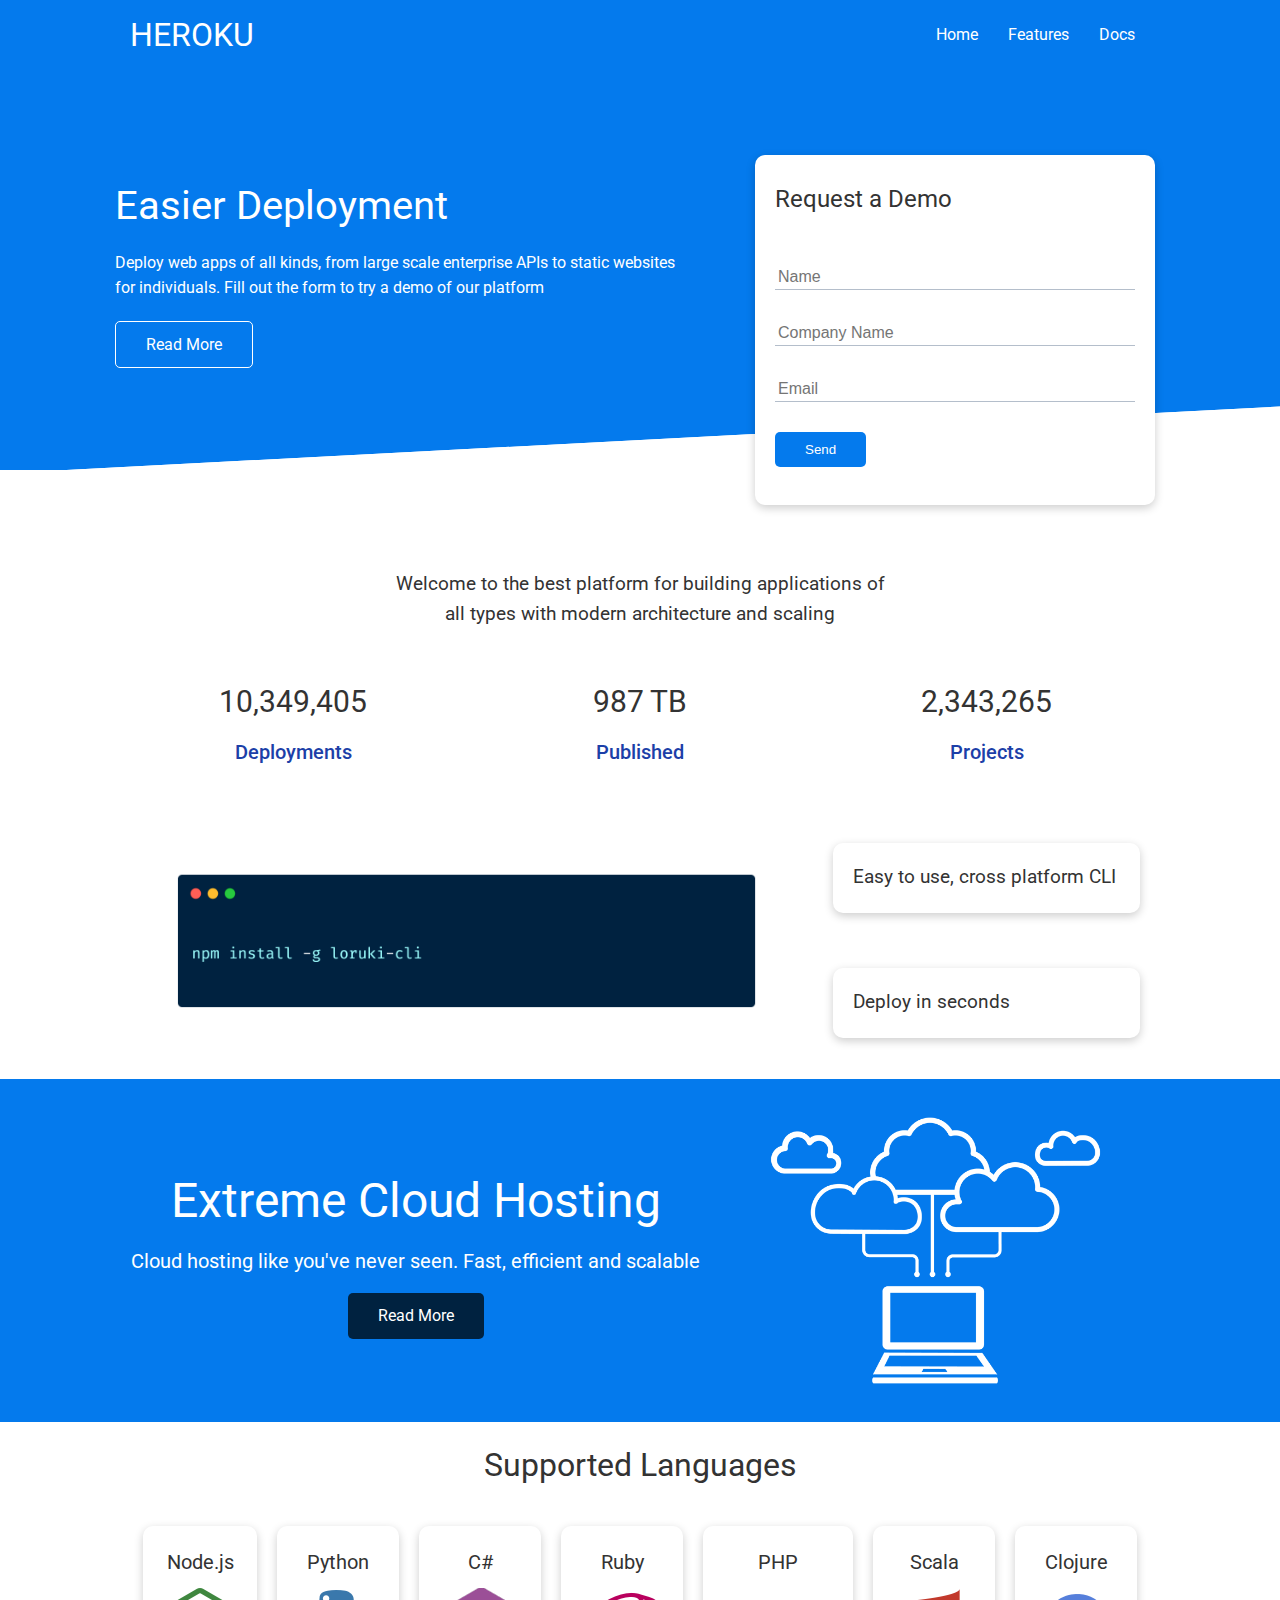
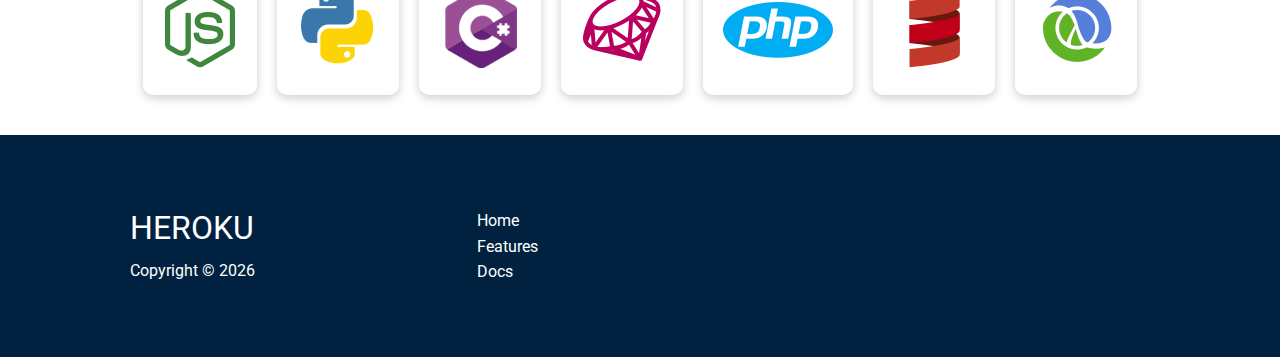
<file: index.html>
<!DOCTYPE html>
<html lang="en">

<head>
  <meta charset="UTF-8">
  <meta name="viewport" content="width=device-width, initial-scale=1.0">
  <meta http-equiv="X-UA-Compatible" content="ie=edge">
  <!-- fontawesome -->
  <link rel="stylesheet" href="https://cdnjs.cloudflare.com/ajax/libs/font-awesome/6.1.1/css/all.min.css"
    integrity="sha512-KfkfwYDsLkIlwQp6LFnl8zNdLGxu9YAA1QvwINks4PhcElQSvqcyVLLD9aMhXd13uQjoXtEKNosOWaZqXgel0g=="
    crossorigin="anonymous" referrerpolicy="no-referrer" />
  <!-- css -->
  <link rel="stylesheet" href="./css/style.css">
  <link rel="stylesheet" href="./css/utilities.css">
  <title>Heroku | Cloud Hosting For Everyone</title>
</head>

<body>
  <!-- Navbar -->
  <div class="navbar">
    <div class="container flex">
      <h1 class="logo">HEROKU</h1>
      <nav>
        <ul>
          <li><a href="index.html">Home</a></li>
          <li><a href="features.html">Features</a></li>
          <li><a href="docs.html">Docs</a></li>
        </ul>
      </nav>
    </div>
  </div>

  <!-- Showcase -->
  <section class="showcase">
    <div class="container grid">
      <div class="showcase-text">
        <h1>Easier Deployment</h1>
        <p>Deploy web apps of all kinds, from large scale enterprise APIs to static websites for individuals. Fill out
          the form to try a demo of our platform</p>
        <a href="features.html" class="btn btn-outline">Read More</a>
      </div>

      <div class="showcase-form card">
        <h2>Request a Demo</h2>
        <!-- form -->
        <form name="contact" method="POST" netlify-honeypot="bot-field" data-netlify="true">
          <input type="hidden" name="form-name" value="contact">
          <p class="hidden">
            <label>
              Don't fill this out if you're human: <input name="bot-field" />
            </label>
          </p>
          <div class="form-control">
            <input type="text" name="name" placeholder="Name" required>
          </div>
          <div class="form-control">
            <input type="text" name="company" placeholder="Company Name" required>
          </div>
          <div class="form-control">
            <input type="email" name="email" placeholder="Email" required>
          </div>
          <input type="submit" value="Send" class="btn btn-primary">
        </form>
      </div>
    </div>
  </section>

  <!-- Stats -->
  <section class="stats">
    <div class="container">
      <h3 class="stats-heading text-center my-1"> Welcome to the best platform for building applications of all types
        with modern architecture and scaling</h3>
      </h3>
      <div class="grid grid-3 text-center my-4">
        <div>
          <i class="fas fa-server fa-3x"></i>
          <h3>10,349,405</h3>
          <p class="text-secondary">Deployments</p>
        </div>
        <div><i class="fas fa-upload fa-3x"></i>
          <h3>987 TB</h3>
          <p class="text-secondary">Published</p>
        </div>
        <div><i class="fas fa-project-diagram fa-3x"></i>
          <h3>2,343,265</h3>
          <p class="text-secondary">Projects</p>
        </div>
      </div>
  </section>

  <!-- CLI -->

  <section class="cli">
    <div class="container grid">
      <img src="./images/cli.png" alt="cli">
      <div class="card">
        <h3>Easy to use, cross platform CLI</h3>
      </div>
      <div class="card">
        <h3>Deploy in seconds</h3>
      </div>
    </div>
  </section>

  <!-- Cloud -->
  <section class="cloud bg-primary my-2 py-2">
    <div class="container grid">
      <div class="text-center">
        <h2 class="lg">
          Extreme Cloud Hosting
        </h2>
        <p class="lead my-1">
          Cloud hosting like you've never seen.
          Fast, efficient and scalable
        </p>
        <a href="features.html" class="btn btn-dark">Read More</a>
      </div>
      <img src="./images/cloud.png" alt="cloud">
    </div>
  </section>

  <!-- Languages -->
  <section class="languages">
    <h2 class="md text-center my-2">
      Supported Languages
    </h2>
    <div class="container flex">
      <div class="card">
        <h4>Node.js</h4>
        <img src="./images/logos/node.png" alt="">
      </div>
      <div class="card">
        <h4>Python</h4>
        <img src="./images/logos/python.png" alt="">
      </div>
      <div class="card">
        <h4>C#</h4>
        <img src="./images/logos/csharp.png" alt="">
      </div>
      <div class="card">
        <h4>Ruby</h4>
        <img src="./images/logos/ruby.png" alt="">
      </div>
      <div class="card">
        <h4>PHP</h4>
        <img src="./images/logos/php.png" alt="">
      </div>
      <div class="card">
        <h4>Scala</h4>
        <img src="./images/logos/scala.png" alt="">
      </div>
      <div class="card">
        <h4>Clojure</h4>
        <img src="./images/logos/clojure.png" alt="">
      </div>
    </div>
  </section>

  <!-- Footer -->
  <footer class="footer bg-dark py-5">
    <div class="container grid grid-3">
      <div>
        <h1>HEROKU</h1>
        <p>Copyright &copy; <span id="year"></span></p>
      </div>
      <nav>
        <ul>
          <li><a href="index.html">Home</a></li>
          <li><a href="features.html">Features</a></li>
          <li><a href="docs.html">Docs</a></li>
        </ul>
      </nav>
      <div class="social">
        <a href="#"><i class="fab fa-github fa-2x"></i></a>
        <a href="#"><i class="fab fa-facebook fa-2x"></i></a>
        <a href="#"><i class="fab fa-instagram fa-2x"></i></a>
        <a href="#"><i class="fab fa-twitter fa-2x"></i></a>
      </div>
    </div>
  </footer>
  <script>
    const date = new Date();
    document.querySelector("#year").textContent = `${date.getFullYear()}`;
  </script>
</body>

</html>
</file>
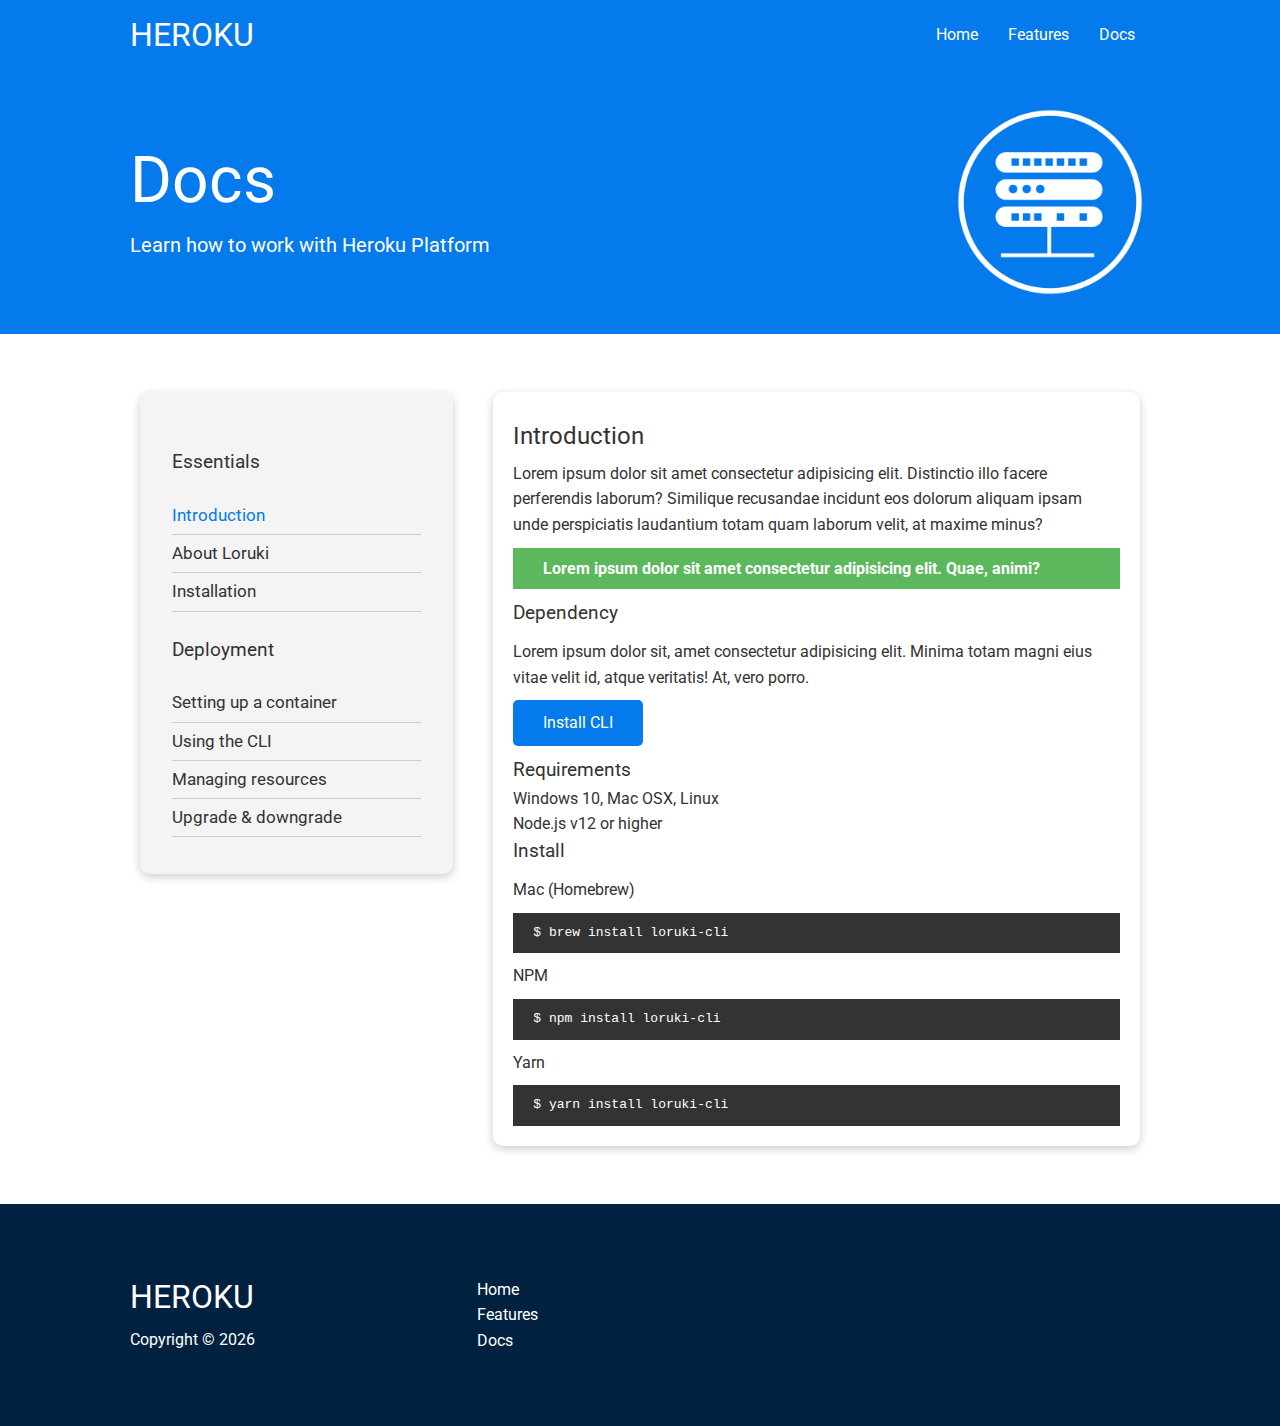
<file: docs.html>
<!DOCTYPE html>
<html lang="en">

<head>
    <meta charset="UTF-8">
    <meta name="viewport" content="width=device-width, initial-scale=1.0">
    <meta http-equiv="X-UA-Compatible" content="ie=edge">
    <!-- fontawesome -->
    <link rel="stylesheet" href="https://cdnjs.cloudflare.com/ajax/libs/font-awesome/6.1.1/css/all.min.css"
        integrity="sha512-KfkfwYDsLkIlwQp6LFnl8zNdLGxu9YAA1QvwINks4PhcElQSvqcyVLLD9aMhXd13uQjoXtEKNosOWaZqXgel0g=="
        crossorigin="anonymous" referrerpolicy="no-referrer" />
    <!-- css -->
    <link rel="stylesheet" href="./css/style.css">
    <link rel="stylesheet" href="./css/utilities.css">
    <title>Heroku | Cloud Hosting For Everyone</title>
</head>

<body>
    <!-- Navbar -->
    <div class="navbar">
        <div class="container flex">
            <h1 class="logo">HEROKU</h1>
            <nav>
                <ul>
                    <li><a href="index.html">Home</a></li>
                    <li><a href="features.html">Features</a></li>
                    <li><a href="docs.html">Docs</a></li>
                </ul>
            </nav>
        </div>
    </div>
    <!-- Head -->
    <section class="docs-head bg-primary py-3">
        <div class="container grid">
            <div>
                <h1 class="xl">Docs</h1>
                <p class="lead">
                    Learn how to work with Heroku Platform
                </p>
            </div>
            <img src="./images/server.png" alt="server">

        </div>
    </section>

    <!-- Docs main -->

    <section class="docs-main my-4">
        <div class="container grid">
            <div class="card bg-light p-3">
                <h3 class="my-2">Essentials</h3>
                <nav>
                    <ul>
                        <li><a class="text-primary " href="#">Introduction</a></li>
                        <li><a href="#">About Loruki</a></li>
                        <li><a href="#">Installation</a></li>
                    </ul>
                </nav>

                <h3 class="my-2">Deployment</h3>
                <nav>
                    <ul>
                        <li><a href="#">Setting up a container</a></li>
                        <li><a href="#">Using the CLI</a></li>
                        <li><a href="#">Managing resources</a></li>
                        <li><a href="#">Upgrade & downgrade</a></li>
                    </ul>
                </nav>
            </div>
            <div class="card docs-main-card">
                <h2>Introduction</h2>
                <p>Lorem ipsum dolor sit amet consectetur adipisicing elit. Distinctio illo facere perferendis laborum?
                    Similique recusandae incidunt eos dolorum aliquam ipsam unde perspiciatis laudantium totam quam
                    laborum velit, at maxime minus?</p>

                <div class="alert alert-success">
                    <i class="fas fa-info"></i> Lorem ipsum dolor sit amet consectetur adipisicing elit. Quae, animi?
                </div>

                <h3>Dependency</h3>
                <p>Lorem ipsum dolor sit, amet consectetur adipisicing elit. Minima totam magni eius vitae velit id,
                    atque veritatis! At, vero porro.</p>
                <a href="#" class="btn btn-primary">Install CLI</a>

                <h3>Requirements</h3>
                <ul>
                    <li>Windows 10, Mac OSX, Linux</li>
                    <li>Node.js v12 or higher</li>
                </ul>

                <h3>Install</h3>
                <p>Mac (Homebrew)</p>
                <pre><code>$ brew install loruki-cli</code></pre>
                <p>NPM</p>
                <pre><code>$ npm install loruki-cli</code></pre>
                <p>Yarn</p>
                <pre><code>$ yarn install loruki-cli</code></pre>

            </div>
        </div>

    </section>

    <!-- Footer -->
    <footer class="footer bg-dark py-5">
        <div class="container grid grid-3">
            <div>
                <h1>HEROKU</h1>
                <p>Copyright &copy; <span id="year"></span></p>
            </div>
            <nav>
                <ul>
                    <li><a href="index.html">Home</a></li>
                    <li><a href="features.html">Features</a></li>
                    <li><a href="docs.html">Docs</a></li>
                </ul>
            </nav>
            <div class="social">
                <a href="#"><i class="fab fa-github fa-2x"></i></a>
                <a href="#"><i class="fab fa-facebook fa-2x"></i></a>
                <a href="#"><i class="fab fa-instagram fa-2x"></i></a>
                <a href="#"><i class="fab fa-twitter fa-2x"></i></a>
            </div>
        </div>
    </footer>
    <script>
        const date = new Date();
        document.querySelector("#year").textContent = `${date.getFullYear()}`;
    </script>
</body>

</html>
</file>
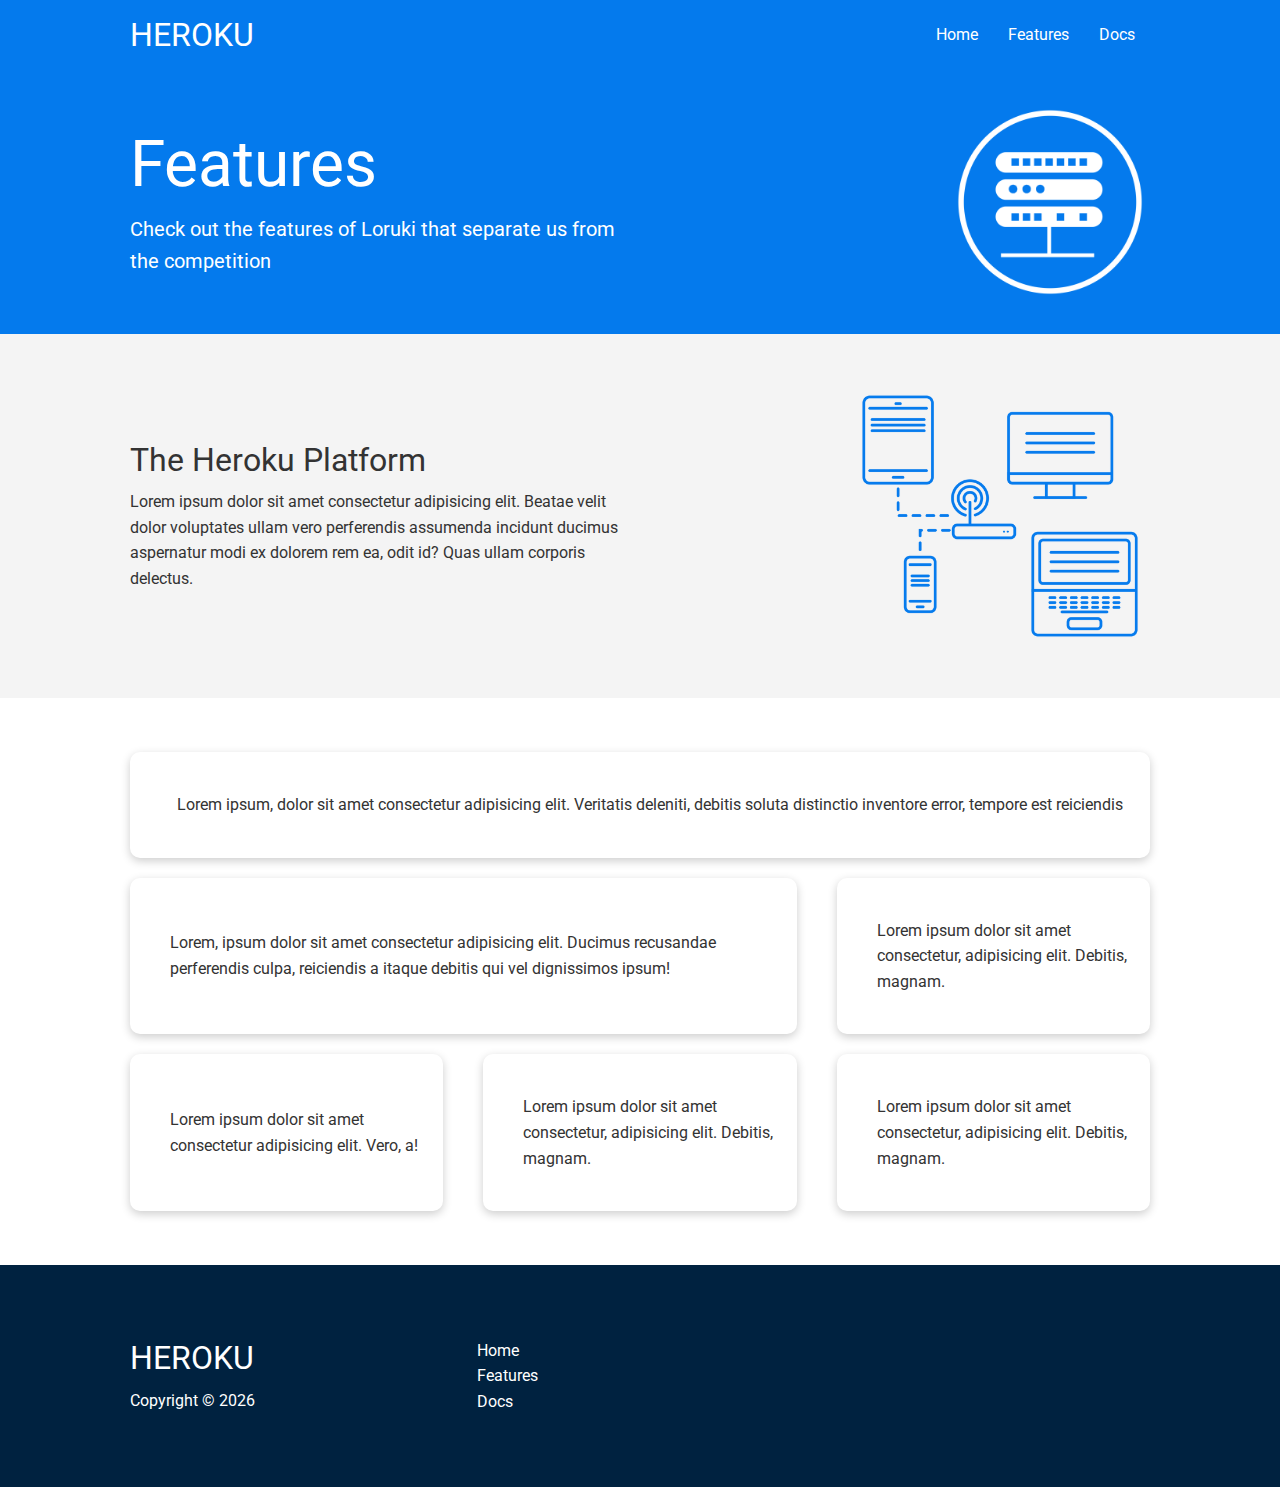
<file: features.html>
<!DOCTYPE html>
<html lang="en">

<head>
    <meta charset="UTF-8">
    <meta name="viewport" content="width=device-width, initial-scale=1.0">
    <meta http-equiv="X-UA-Compatible" content="ie=edge">
    <!-- fontawesome -->
    <link rel="stylesheet" href="https://cdnjs.cloudflare.com/ajax/libs/font-awesome/6.1.1/css/all.min.css"
        integrity="sha512-KfkfwYDsLkIlwQp6LFnl8zNdLGxu9YAA1QvwINks4PhcElQSvqcyVLLD9aMhXd13uQjoXtEKNosOWaZqXgel0g=="
        crossorigin="anonymous" referrerpolicy="no-referrer" />
    <!-- css -->
    <link rel="stylesheet" href="./css/style.css">
    <link rel="stylesheet" href="./css/utilities.css">
    <title>Heroku | Cloud Hosting For Everyone</title>
</head>

<body>
    <!-- Navbar -->
    <div class="navbar">
        <div class="container flex">
            <h1 class="logo">HEROKU</h1>
            <nav>
                <ul>
                    <li><a href="index.html">Home</a></li>
                    <li><a href="features.html">Features</a></li>
                    <li><a href="docs.html">Docs</a></li>
                </ul>
            </nav>
        </div>
    </div>
    <!-- Head -->
    <section class="features-head bg-primary py-3">
        <div class="container grid">
            <div>
                <h1 class="xl">Features</h1>
                <p class="lead">
                    Check out the features of Loruki that separate us from the
                    competition
                </p>
            </div>
            <img src="./images/server.png" alt="server">

        </div>
    </section>

    <!-- Sub Head -->

    <section class="features-sub-head bg-light py-3">
        <div class="container grid">
            <div>
                <h1 class="md">The Heroku Platform</h1>
                <p>
                    Lorem ipsum dolor sit amet consectetur adipisicing elit. Beatae velit dolor voluptates ullam vero
                    perferendis assumenda incidunt ducimus aspernatur modi ex dolorem rem ea, odit id? Quas ullam
                    corporis delectus.
                </p>
            </div>
            <img src="./images/server2.png" alt="server">
        </div>
    </section>

    <section class="features-main my-2">
        <div class="container grid grid-3">
            <div class="card flex">
                <i class="fas fa-server fa-3x"></i>
                <p> Lorem ipsum, dolor sit amet consectetur adipisicing elit. Veritatis deleniti, debitis soluta
                    distinctio inventore error, tempore est reiciendis </p>
            </div>
            <div class="card flex">
                <i class="fas fa-network-wired fa-3x"></i>
                <p>
                    Lorem, ipsum dolor sit amet consectetur adipisicing elit. Ducimus
                    recusandae perferendis culpa, reiciendis a itaque debitis qui vel
                    dignissimos ipsum!
                </p>
            </div>
            <div class="card flex">
                <i class="fas fa-laptop-code fa-3x"></i>
                <p>
                    Lorem ipsum dolor sit amet consectetur, adipisicing elit. Debitis,
                    magnam.
                </p>
            </div>
            <div class="card flex">
                <i class="fas fa-database fa-3x"></i>
                <p>
                    Lorem ipsum dolor sit amet consectetur adipisicing elit. Vero, a!
                </p>
            </div>
            <div class="card flex">
                <i class="fas fa-power-off fa-3x"></i>
                <p>
                    Lorem ipsum dolor sit amet consectetur, adipisicing elit. Debitis,
                    magnam.
                </p>
            </div>
            <div class="card flex">
                <i class="fas fa-upload fa-3x"></i>
                <p>
                    Lorem ipsum dolor sit amet consectetur, adipisicing elit. Debitis,
                    magnam.
                </p>
            </div>
        </div>
    </section>


    <!-- Footer -->
    <footer class="footer bg-dark py-5">
        <div class="container grid grid-3">
            <div>
                <h1>HEROKU</h1>
                <p>Copyright &copy; <span id="year"></span></p>
            </div>
            <nav>
                <ul>
                    <li><a href="index.html">Home</a></li>
                    <li><a href="features.html">Features</a></li>
                    <li><a href="docs.html">Docs</a></li>
                </ul>
            </nav>
            <div class="social">
                <a href="#"><i class="fab fa-github fa-2x"></i></a>
                <a href="#"><i class="fab fa-facebook fa-2x"></i></a>
                <a href="#"><i class="fab fa-instagram fa-2x"></i></a>
                <a href="#"><i class="fab fa-twitter fa-2x"></i></a>
            </div>
        </div>
    </footer>
    <script>
        const date = new Date();
        document.querySelector("#year").textContent = `${date.getFullYear()}`;
    </script>
</body>

</html>
</file>
<file: css/style.css>
@import url("https://fonts.googleapis.com/css2?family=Roboto:wght@300;400;700&display=swap");

:root {
  --primary-color: #047aed;
  --secondary-color: #1c3fa8;
  --light-color: #f4f4f4;
  --dark-color: #002240;
  --success-color: #5cb85c;
  --error-color: #d9534f;
}

* {
  box-sizing: border-box;
  padding: 0;
  margin: 0;
}

/* Global */

body {
  font-family: "Roboto", sans-serif;
  color: #333;
  line-height: 1.6;
}

ul {
  list-style: none;
}

a {
  text-decoration: none;
  color: #333;
}

h1,
h2 {
  font-weight: 400;
  line-height: 1.2;
  margin: 10px 0;
}

/* h3 */
h3,
h4 {
  font-weight: 400;
}

p {
  margin: 10px 0;
}

img {
  width: 100%;
}

code,
pre {
  background-color: #333;
  color: #fff;
  padding: 10px;
}

.hidden {
  visibility: hidden;
  height: 0;
}

/* Navbar */

.navbar {
  background-color: var(--primary-color);
  color: #fff;
  height: 70px;
}
.navbar h1 {
  font-weight: 400;
}

.navbar ul {
  display: flex;
}

.navbar a {
  color: #fff;
  padding: 10px;
  margin: 0 5px;
}
.navbar a:hover {
  border-bottom: 2px #fff solid;
}

.navbar .flex {
  display: flex;
  justify-content: space-between;
  align-items: center;
  height: 100%;
}

/* Showcase */

.showcase {
  height: 400px;
  background-color: var(--primary-color);
  color: #fff;
  position: relative;
}

.showcase h1 {
  font-size: 40px;
}
.showcase p {
  margin: 20px 0;
}

.showcase .grid {
  grid-template-columns: 55% 45%;
  gap: 30px;
  overflow: visible;
}
.showcase-text {
  animation: slideInFromLeft 1s ease-in;
}
.showcase-form {
  position: relative;
  top: 60px;
  height: 350px;
  width: 400px;
  padding: 40px;
  z-index: 100;
  justify-self: flex-end;
  animation: slideInFromRight 1s ease-in;
}

.showcase-form .form-control {
  margin: 30px 0;
}

.showcase-form input[type="text"],
.showcase-form input[type="email"] {
  border: 0;
  border-bottom: 1px solid #b4becb;
  width: 100%;
  padding: 3px;
  font-size: 16px;
}
.showcase-form input:focus {
  overflow: none;
}

.showcase::before,
.showcase::after {
  content: "";
  position: absolute;
  height: 100px;
  bottom: -70px;
  right: 0;
  left: 0;
  background-color: #fff;
  transform: skewY(-3deg);
  -webkit-transform: skewY(-3deg);
  -moz-transform: skewY(-3deg);
  -ms-transform: skewY(-3deg);
}

/* Stats */
.stats {
  padding-top: 100px;
  animation: slideInFromBottom 1s ease-in;
}
.stats .stats-heading {
  max-width: 500px;
  margin: auto;
}

.stats h3 {
  font-weight: 400;
}
.stats .grid h3 {
  font-size: 30px;
}
.stats .grid p {
  font-size: 20px;
  font-weight: 500;
}

/* CLI */
.cli .grid {
  grid-template-columns: repeat(3, 1fr);
  grid-template-rows: repeat(2, 1fr);
}

.cli .grid > *:first-child {
  grid-column: 1 / span 2;
  grid-row: 1 / span 2;
}

/* Cloud */

.cloud .grid {
  grid-template-columns: 4fr 3fr;
}

/* Languages */
.languages .flex {
  flex-wrap: wrap;
}

.languages .card {
  text-align: center;
  margin: 18px 10px 40px;
  transition: transform 0.2s ease-in;
}

.languages .card h4 {
  font-size: 20px;
  margin-bottom: 10px;
}

.languages .card:hover {
  transform: translateY(-15px);
}

/* Features */

.features-head img,
.docs-head img {
  width: 200px;
  justify-self: flex-end;
}

.features-sub-head img {
  width: 300px;
  justify-self: flex-end;
}

.features-main .card > i {
  margin-right: 20px;
}

.features-main .grid {
  padding: 30px;
}
.features-main .grid > *:first-child {
  grid-column: 1 / span 3;
}
.features-main .grid > *:nth-child(2) {
  grid-column: 1 / span 2;
}

/* Docs */

.docs-main {
  margin: 20px 0;
}

.docs-main .grid {
  grid-template-columns: 1fr 2fr;
  align-items: flex-start;
}

.docs-main nav li {
  font-size: 17px;
  padding-bottom: 5px;
  margin-bottom: 5px;
  border-bottom: 1px solid #ccc;
}

.docs-main a:hover {
  font-weight: bold;
}

/* Footer */

.footer .social a {
  margin: 0 10px;
}
.fa-github:hover {
  color: #000000;
}

.fa-facebook:hover {
  color: #1773ea;
}

.fa-instagram:hover {
  color: #b32e87;
}

.fa-twitter:hover {
  color: #1c9cea;
}
/* Animations */

@keyframes slideInFromLeft {
  0% {
    transform: translateX(-100%);
  }

  100% {
    transform: translateX(0);
  }
}
@keyframes slideInFromRight {
  0% {
    transform: translateX(100%);
  }

  100% {
    transform: translateX(0);
  }
}
@keyframes slideInFromTop {
  0% {
    transform: translateY(-100%);
  }

  100% {
    transform: translateY(0);
  }
}
@keyframes slideInFromBottom {
  0% {
    transform: translateY(100%);
  }

  100% {
    transform: translateY(0);
  }
}

/* Tablets and under */
@media (max-width: 820px) {
  .grid,
  .showcase .grid,
  .stats .grid,
  .cli .grid,
  .cloud .grid,
  .features-main .grid,
  .docs-main .grid {
    grid-template-columns: 1fr;
    grid-template-rows: 1fr;
  }

  .showcase {
    height: auto;
  }
  .showcase-text {
    text-align: center;
    margin-top: 40px;
    animation: slideInFromTop 1s ease-in;
  }
  .showcase-form {
    justify-self: center;
    margin: auto;
    animation: slideInFromBottom 1s ease-in;
  }
  .cli .grid > *:first-child {
    grid-column: 1;
    grid-row: 1;
  }

  .showcase {
    height: auto;
  }
  .features-head .grid,
  .features-sub-head .grid {
    overflow: hidden;
  }
  .features-head,
  .features-sub-head,
  .docs-head {
    text-align: center;
  }

  .features-head img,
  .features-sub-head img,
  .docs-head img {
    justify-self: center;
  }

  .features-main .grid > *:first-child,
  .features-main .grid > *:nth-child(2) {
    grid-column: 1;
  }
}

/* Mobile */

@media (max-width: 450px) {
  .navbar {
    height: 110px;
  }
  .navbar .flex {
    flex-direction: column;
  }

  .navbar ul {
    padding: 10px;
    background-color: rgba(0, 0, 0, 0.1);
  }

  .showcase-form {
    width: 300px;
  }
  .footer .social a i {
    margin-bottom: 10px;
  }

  .features-head .grid,
  .features-sub-head .grid,
  .docs-head .grid {
    grid-template-columns: 1fr;
  }
}
</file>
<file: css/utilities.css>
/* Utilities */

.container {
  max-width: 1100px;
  margin: 0 auto;
  overflow: auto; /* auto */
  padding: 0 40px;
}

.card {
  background-color: #fff;
  color: #333;
  border-radius: 10px;
  box-shadow: 0 3px 10px rgba(0, 0, 0, 0.2);
  padding: 20px;
  margin: 10px;
}

.btn {
  display: inline-block;
  padding: 10px 30px;
  cursor: pointer;
  background: var(--primary-color);
  color: #fff;
  border: none;
  border-radius: 5px;
}

.btn-outline {
  background-color: transparent;
  border: 1px solid #fff;
}

.btn:hover {
  transform: scale(0.98);
}

/* Backgrounds & colored buttons */

.bg-primary,
.btn-primary {
  background-color: var(--primary-color);
  color: #fff;
}

.bg-secondary,
.btn-secondary {
  background-color: var(--secondary-color);
  color: #fff;
}

.bg-light,
.btn-light {
  background-color: var(--light-color);
  color: #333;
}

.bg-dark,
.btn-dark {
  background-color: var(--dark-color);
  color: #fff;
}

.bg-primary a,
.btn-primary a,
.bg-secondary a,
.btn-secondary a,
.bg-dark a,
.btn-dark a {
  color: #fff;
}

/* Text color */

.text-primary {
  color: var(--primary-color);
}

.text-secondary {
  color: var(--secondary-color);
}

.text-light {
  color: var(--light-color);
}

.text-dark {
  color: var(--dark-color);
}

/* Text Sizes */

.lead {
  font-size: 20px;
}

.sm {
  font-size: 1rem;
}

.md {
  font-size: 2rem;
}

.lg {
  font-size: 3rem;
}

.xl {
  font-size: 4rem;
}

.text-center {
  text-align: center;
}

/* Alert */

.alert {
  background-color: var(--light-color);
  padding: 8px 20px;
  font-weight: bold;
  margin-bottom: 10px;
}
.docs-main-card .btn {
  margin-bottom: 10px;
}
.alert i {
  margin-right: 10px;
}
.alert-success {
  background-color: var(--success-color);
  color: #fff;
}
.alert-error {
  background-color: var(--error-color);
  color: #fff;
}
.flex {
  display: flex;
  justify-content: center;
  align-items: center;
  height: 100%;
}

.grid {
  display: grid;
  grid-template-columns: repeat(2, 1fr);
  gap: 20px;
  justify-content: center;
  align-items: center;
  height: 100%;
}

.grid-3 {
  grid-template-columns: repeat(3, 1fr);
}

/* Margin */

.my-1 {
  margin: 1rem 0;
}
.my-2 {
  margin: 1.5rem 0;
}
.my-3 {
  margin: 2rem 0;
}
.my-4 {
  margin: 3rem 0;
}
.my-5 {
  margin: 4rem 0;
}

.m-1 {
  margin: 1rem;
}
.m-2 {
  margin: 1.5rem;
}
.m-3 {
  margin: 2rem;
}
.m-4 {
  margin: 3rem;
}
.m-5 {
  margin: 4rem;
}

/* Padding */

.py-1 {
  padding: 1rem 0;
}
.py-2 {
  padding: 1.5rem 0;
}
.py-3 {
  padding: 2rem 0;
}
.py-4 {
  padding: 3rem 0;
}
.py-5 {
  padding: 4rem 0;
}

.p-1 {
  padding: 1rem;
}
.p-2 {
  padding: 1.5rem;
}
.p-3 {
  padding: 2rem;
}
.p-4 {
  padding: 3rem;
}
.p-5 {
  padding: 4rem;
}
</file>
